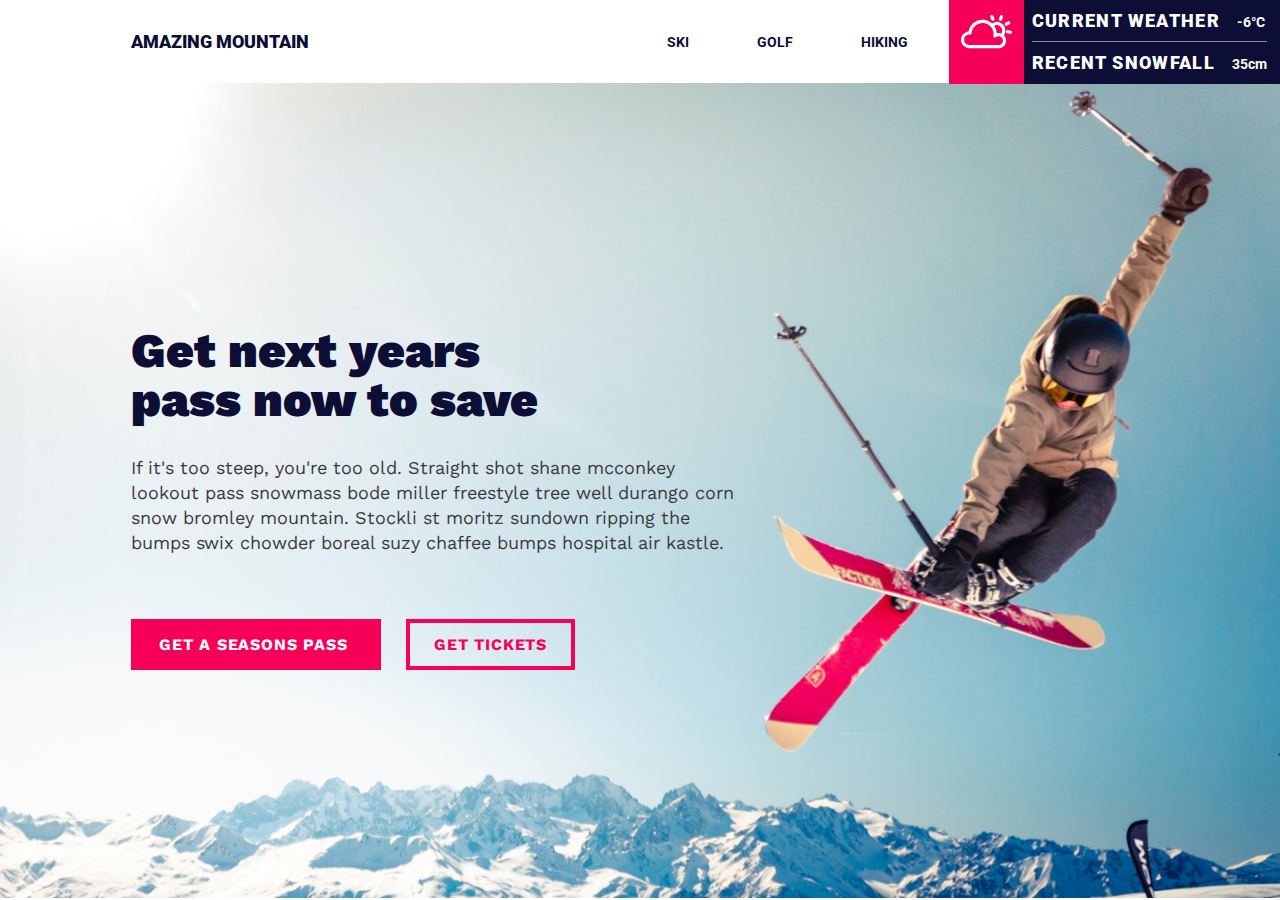
<file: amazing mountain/index.html>
<!DOCTYPE html>
<html lang="en">

<head>
    <meta charset="UTF-8">
    <meta http-equiv="X-UA-Compatible" content="IE=edge">
    <meta name="viewport" content="width=device-width, initial-scale=1.0">
    <link rel="stylesheet" href="css/style.css">
    <link href="https://fonts.googleapis.com/css2?family=Roboto:wght@700;900&family=Work+Sans:wght@400;700&display=swap"
        rel="stylesheet">
    <title>Amazing mountain</title>
</head>

<body>
    <!-- <h1 class="visually hidden">Body header</h1> -->
    <header class="header">
        <div class="container">
            <a class="header__logo" href="#">
                <p class="header__text">Amazing mountain</p>
            </a>
            <nav class="header__menu">
                <!-- <h2 class="visually hidden">nav heading</h2> -->
                <ul>
                    <li>
                        <a href="#">Ski</a>
                    </li>
                    <li>
                        <a href="#">Golf</a>
                    </li>
                    <li>
                        <a href="#">Hiking</a>
                    </li>
                    <li>
                        <a href="#">Contact</a>
                    </li>
                </ul>
            </nav>
            <div class="weather">
                <div class="weather__icon">
                    <i class="icon-cloud-sun"></i>
                </div>
                <ul class="weather__info">
                    <li class="current-weather">
                        <span>Current weather</span> <b>-6°C</b>
                    </li>
                    <li class="current-weather">
                        <span>Recent snowfall</span> <b>35cm</b>
                    </li>
                </ul>
            </div>
        </div>
    </header>
    <main>
        <section class="hero">
            <div class="container">
                <h3>Get next years pass now to save</h3>
                <p>If it's too steep, you're too old. Straight shot shane mcconkey lookout pass snowmass bode miller
                    freestyle tree well durango corn snow bromley mountain. Stockli st moritz sundown ripping the bumps
                    swix
                    chowder boreal suzy chaffee bumps hospital air kastle.
                </p>
                <div>
                    <a class="pass" href="#">
                        Get a seasons pass
                    </a>
                    <a class="ticket" href="#">
                        Get tickets
                    </a>
                </div>
            </div>
        </section>
    </main>
</body>

</html>
</file>
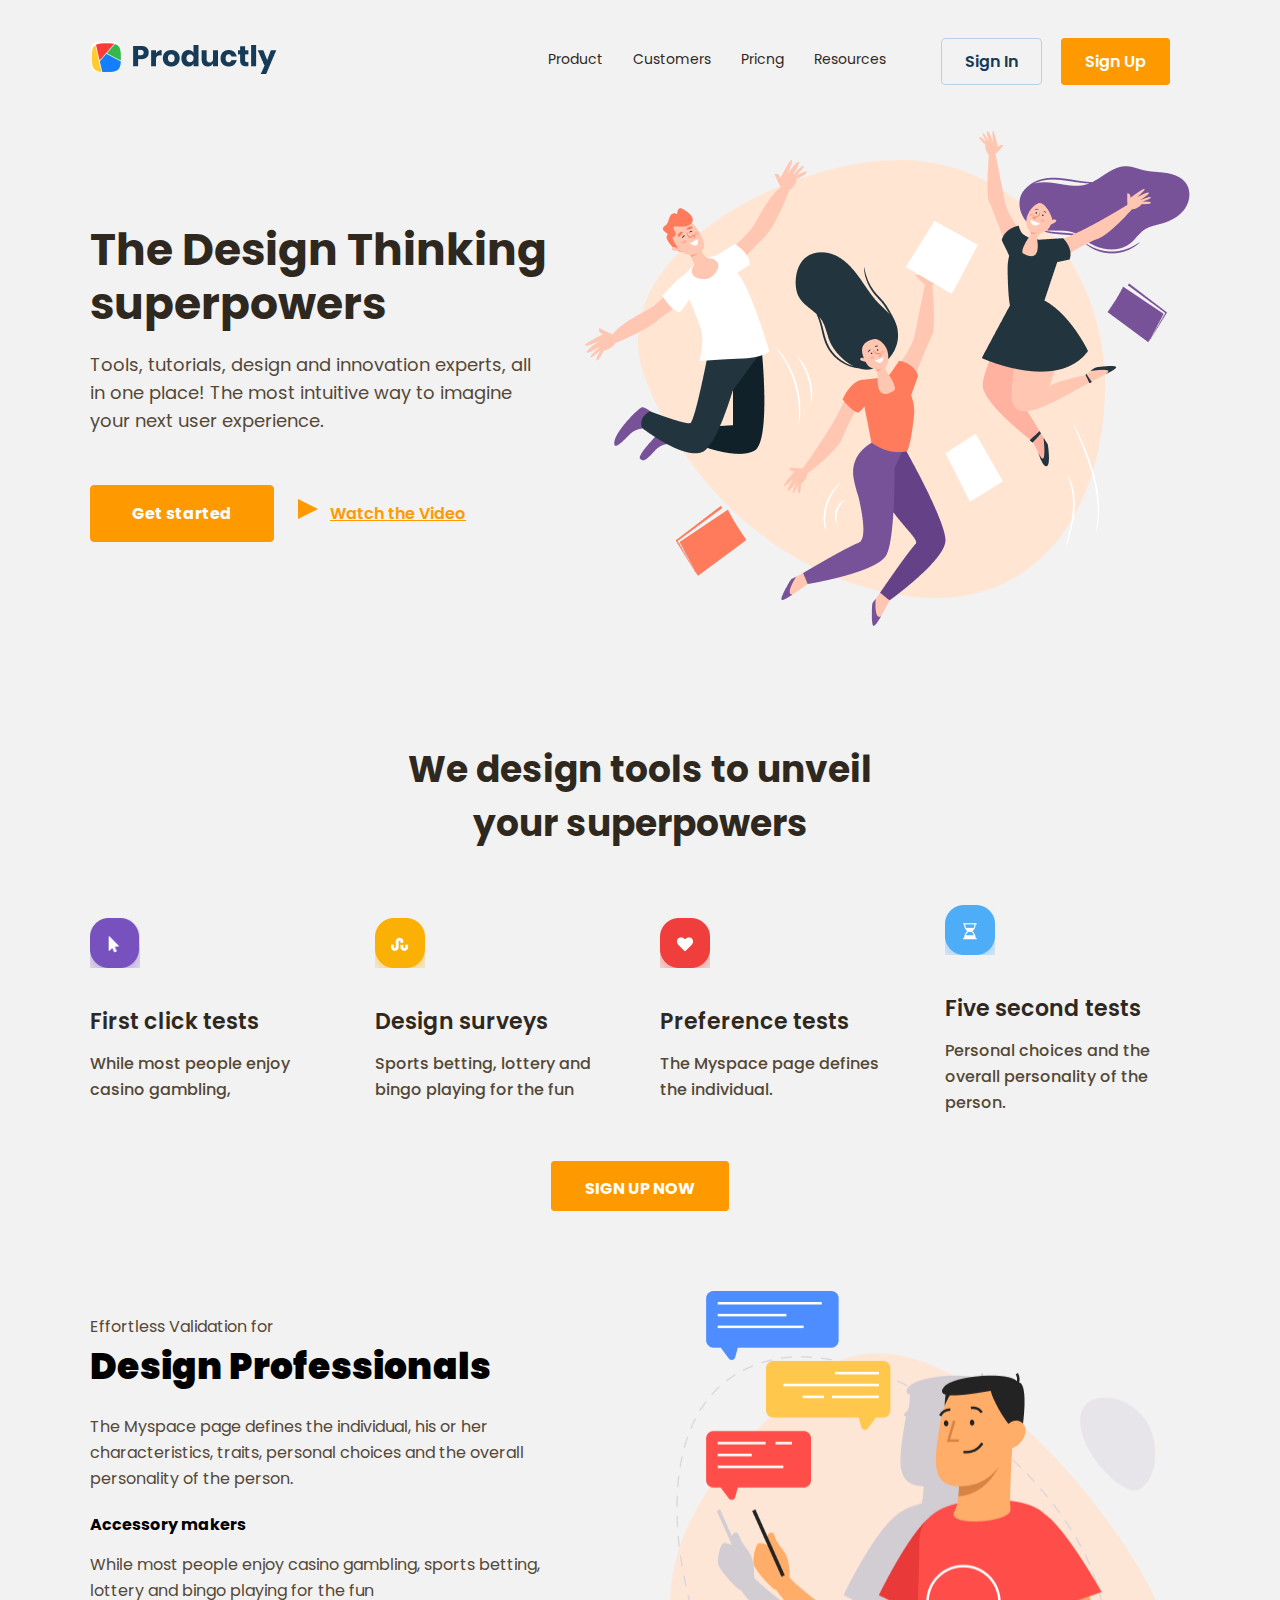
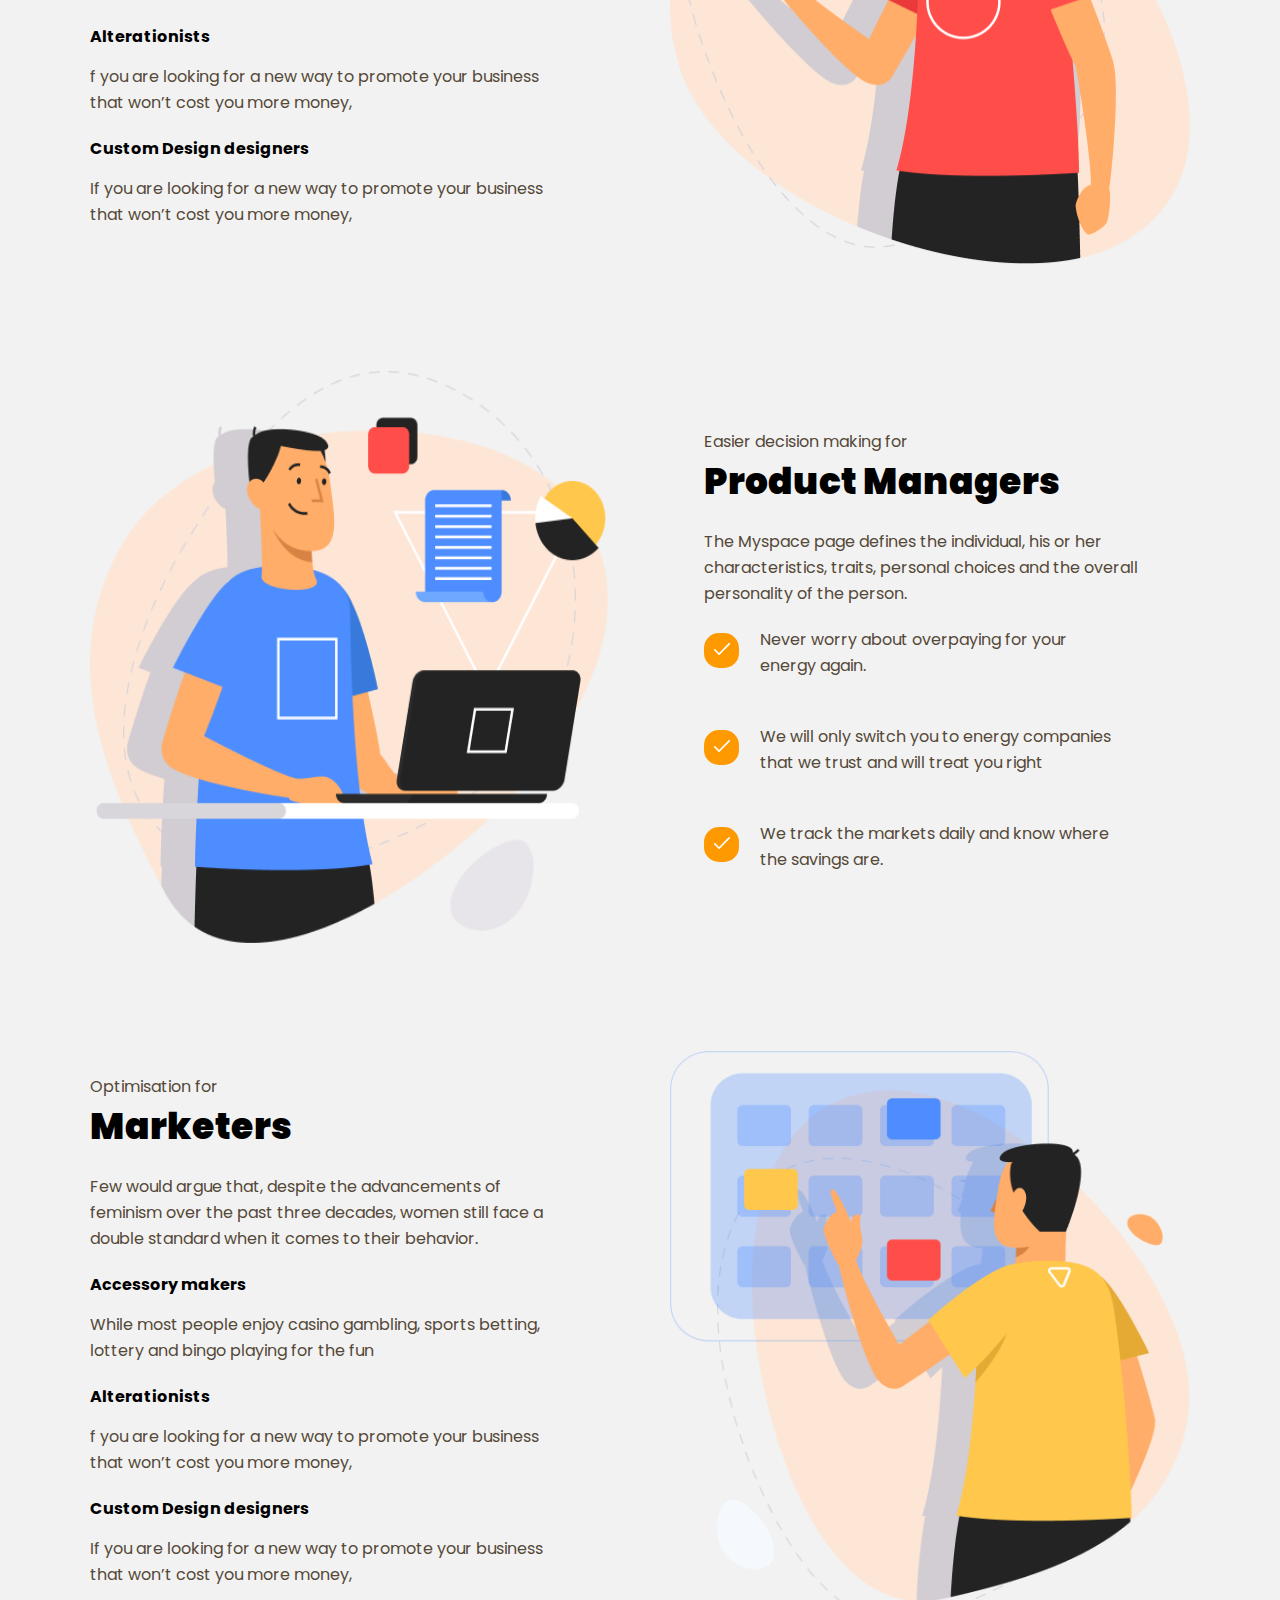
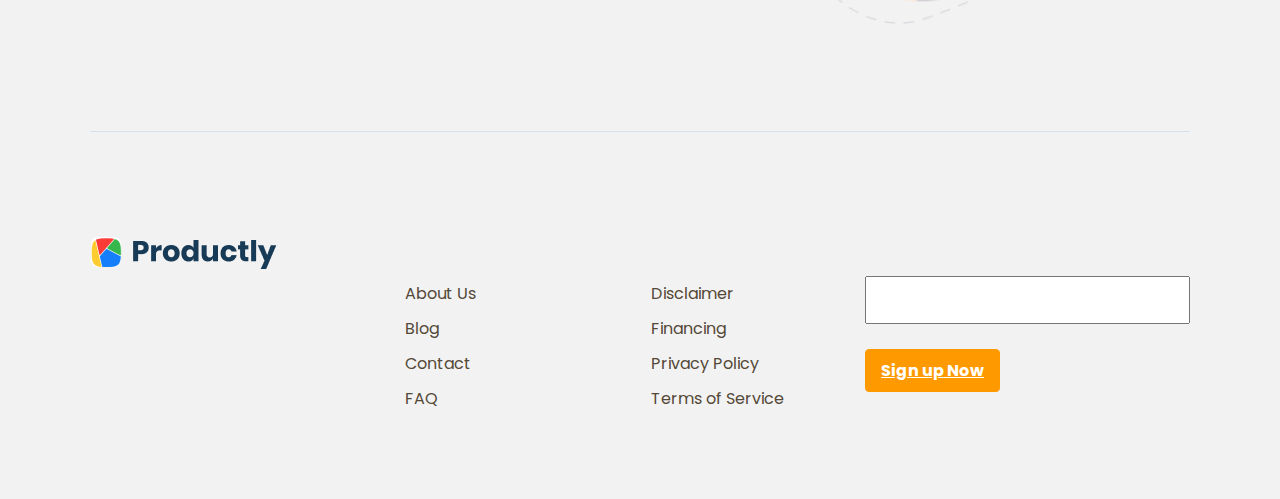
<file: productly/index.html>
<!DOCTYPE html>
<html lang="en">

<head>
    <meta charset="UTF-8">
    <meta http-equiv="X-UA-Compatible" content="IE=edge">
    <meta name="viewport" content="width=device-width, initial-scale=1.0">
    <link rel="stylesheet" href="css/style.css">
    <link
        href="https://fonts.googleapis.com/css2?family=Poppins:wght@400;500;600;700&family=Roboto:wght@700;900&family=Work+Sans:wght@400;700&display=swap"
        rel="stylesheet">
    <title>Productly</title>
</head>

<body>
    <header class="header">
        <div class="container">
            <a href="logo">
                <img src="img/Logo.png" alt="logo">
            </a>
            <nav class="navigation">
                <ul>
                    <li>
                        <a href="#">Product</a>
                    </li>
                    <li>
                        <a href="#">Customers</a>
                    </li>
                    <li>
                        <a href="#">Pricng</a>
                    </li>
                    <li>
                        <a href="#">Resources</a>
                    </li>
                </ul>
                <div class="sign">
                    <a class="sign-in" href="#">Sign In</a>
                    <a class="sign-up" href="#">Sign Up</a>
                </div>
            </nav>
        </div>
    </header>
    <main>
        <section class="hero">
            <div class="container">
                <div class="hero-text">
                    <h1>The Design Thinking superpowers</h1>
                    <div>
                        <p>Tools, tutorials, design and innovation experts, all in one place! The most intuitive way to
                            imagine your next user experience.</p>
                    </div>
                    <div class="hero-btn">
                        <a class="start" href="#"> Get started</a>
                        <a class="video" href="#">Watch the Video</a>
                    </div>
                </div>
                <div class="hero-illustration">
                    <img src="img/hero-bg.png" alt="hero-img">
                </div>
            </div>
        </section>
        <section class="tools">
            <div class="container">
                <h2 class="title">We design tools to unveil <br> your superpowers</h2>
                <ul>
                    <li>
                        <img src="img/arroe-icon.png" alt="arroe-icon">
                        <h3>First click tests</h3>
                        <p>While most people enjoy casino gambling,</p>
                    </li>
                    <li>
                        <img src="img/su-icon.png" alt="serveys-icon">
                        <h3>Design surveys</h3>
                        <p>Sports betting, lottery and bingo playing for the fun</p>
                    </li>
                    <li>
                        <img src="img/heart-icon.png" alt="heart-icon">
                        <h3>Preference tests</h3>
                        <p>The Myspace page defines the individual.</p>
                    </li>
                    <li>
                        <img src="img/watch-icon.png" alt="watch-icon">
                        <h3>Five second tests</h3>
                        <p>Personal choices and the overall personality of the person. </p>
                    </li>
                </ul>
                <div class="sign-now">
                    <a href="#">SIGN UP NOW</a>
                </div>
            </div>
        </section>
        <section class="block">
            <div class="container block__container">
                <div class="block__text">
                    <span>Effortless Validation for</span>
                    <h2 class="block__title">Design Professionals</h2>
                    <p>
                        The Myspace page defines the individual, his or her characteristics, traits, personal choices
                        and
                        the overall personality of the person.
                    </p>
                    <h4>Accessory makers</h4>
                    <p>
                        While most people enjoy casino gambling, sports betting, lottery and bingo playing for the fun
                    </p>
                    <h4>Alterationists</h4>
                    <p>
                        f you are looking for a new way to promote your business that won’t cost you more money,
                    </p>
                    <h4>Custom Design designers</h4>
                    <p>
                        If you are looking for a new way to promote your business that won’t cost you more money,
                    </p>
                </div>
                <div class="block__img">
                    <img src="img/designer.png" alt="designer image" width="520" height="573">
                </div>
            </div>
        </section>
        <section class="block">
            <div class="container block__container">
                <div class="block__img">
                    <img src="img/manager.png" alt="manager image" width="520" height="573">
                </div>
                <div class="block__text">
                    <span>Easier decision making for</span>
                    <h2 class="block__title">Product Managers</h2>
                    <p>
                        The Myspace page defines the individual, his or her characteristics, traits, personal choices
                        and the overall personality of the person.
                    </p>
                    <ul>
                        <li>
                            <span></span>
                            <p>Never worry about overpaying for your energy again.</p>
                        </li>
                        <li>
                            <span></span>
                            <p>We will only switch you to energy companies that we trust and will treat you right</p>
                        </li>
                        <li>
                            <span></span>
                            <p>We track the markets daily and know where the savings are.</p>
                        </li>
                    </ul>
                </div>
            </div>
        </section>
        <section class="block">
            <div class="container block__container">
                <div class="block__text">
                    <span>Optimisation for</span>
                    <h2 class="block__title">Marketers</h2>
                    <p>
                        Few would argue that, despite the advancements of feminism over the past three decades, women
                        still face a double standard when it comes to their behavior.
                    </p>
                    <h4>Accessory makers</h4>
                    <p>
                        While most people enjoy casino gambling, sports betting, lottery and bingo playing for the fun
                    </p>
                    <h4>Alterationists</h4>
                    <p>
                        f you are looking for a new way to promote your business that won’t cost you more money,
                    </p>
                    <h4>Custom Design designers</h4>
                    <p>
                        If you are looking for a new way to promote your business that won’t cost you more money,
                    </p>
                </div>
                <div class="block__img">
                    <img src="img/marketers.png" alt="marketers image" width="520" height="573">
                </div>
            </div>
        </section>
        <footer>
            <div class="wrapper">
                <div class="container">
                    <img class="logo" src="img/Logo.png" alt="logo">
                    <div class="footer-nav">
                        <div class="footer-nav-first">
                            <ul>
                                <li>
                                    <a href="#">About Us</a>
                                </li>
                                <li>
                                    <a href="#">Blog</a>
                                </li>
                                <li>
                                    <a href="#">Contact</a>
                                </li>
                                <li>
                                    <a href="#">FAQ</a>
                                </li>
                            </ul>
                        </div>
                        <div class="footer-nav-second">
                            <ul>
                                <li>
                                    <a href="#">Disclaimer</a>
                                </li>
                                <li>
                                    <a href="#">Financing</a>
                                </li>
                                <li>
                                    <a href="#">Privacy Policy</a>
                                </li>
                                <li>
                                    <a href="#">Terms of Service</a>
                                </li>
                            </ul>
                        </div>
                        <div class="form">
                            <label for="input-sign-up">
                                <input type="text" id="name" name="user_name">
                                <p>
                                    <a href="#">Sign up Now</a>
                                </p>
                            </label>
                        </div>
                    </div>
                </div>
            </div>
        </footer>
    </main>
</body>

</html>
</file>
<file: amazing mountain/css/style.css>
* {
  padding: 0;
  margin: 0;
  box-sizing: border-box;
}

body {
  font-family: "Work Sans", sans-serif;
}

.container {
  max-width: 1048px;
  padding: 0 15px;
  margin: 0 auto;
}

.header {
  position: relative;
  min-height: 83px;
  font-family: "Roboto", sans-serif;
  padding-top: 31px;
  padding-bottom: 31px;
  background-color: #fff;
}
.header .container {
  display: flex;
  justify-content: space-between;
  align-items: center;
}
.header .container .header__logo {
  font-weight: 900;
  font-size: 18px;
  text-transform: uppercase;
  font-family: "Roboto", sans-serif;
  text-decoration: none;
  color: #0C0E36;
}
.header .container .header__menu {
  padding-right: 109px;
}
.header .container .header__menu ul {
  display: flex;
  justify-content: flex-start;
  align-items: center;
  list-style: none;
}
.header .container .header__menu ul li:not(:last-child) {
  margin-right: 68px;
}
.header .container .header__menu ul li a {
  font-size: 14px;
  font-weight: 700;
  text-transform: uppercase;
  text-decoration: none;
  color: #0C0E36;
}

.weather {
  position: absolute;
  top: 0;
  right: 0;
  display: flex;
  max-height: 84px;
}
.weather .weather__icon {
  width: 75px;
  display: flex;
  background: #F70058;
  align-items: center;
  justify-content: center;
}
.weather .weather__icon .icon-cloud-sun {
  width: 51px;
  height: 54px;
  background-image: url("../img/weather.svg");
  background-repeat: no-repeat;
}
.weather .weather__info {
  display: flex;
  flex-direction: column;
  padding: 10px 13px 17px 8px;
  background: #0C0E36;
  color: #FFFFFFB2;
  list-style: none;
}
.weather .weather__info span {
  font-size: 18px;
  font-weight: 900;
  letter-spacing: 0.075em;
  text-transform: uppercase;
  color: white;
  margin-right: 13px;
}
.weather .weather__info b {
  font-size: 14px;
  font-weight: 700;
  color: #fff;
}
.weather .weather__info li:not(:last-child) {
  padding-bottom: 10px;
  border-bottom: 1px solid #8a8a9d;
  margin-bottom: 10px;
}

.hero {
  background-image: url("../img/sebastian-staines-xZIFEPtRsRI-unsplash 1.jpg");
  background-repeat: no-repeat;
  background-size: cover;
  background-position: center center;
  background-color: skyblue;
}
.hero .container {
  min-height: calc(100vh - 85px);
  display: flex;
  flex-direction: column;
  justify-content: center;
  align-items: flex-start;
}
.hero .container h3 {
  max-width: 470px;
  margin-bottom: 30px;
  font-family: "Work Sans", sans-serif;
  font-style: normal;
  font-weight: 900;
  font-size: 48px;
  line-height: 102.8%;
  color: #0C0E36;
}
.hero .container p {
  max-width: 610px;
  margin-bottom: 80px;
  font-family: "Work Sans", sans-serif;
  font-style: normal;
  font-weight: normal;
  font-size: 18px;
  line-height: 25px;
  color: #3A3A3A;
}
.hero .container a {
  font-family: Work Sans;
  font-style: normal;
  font-weight: bold;
  font-size: 16px;
  text-transform: uppercase;
  text-decoration: none;
  letter-spacing: 0.05em;
}
.hero .container a.pass {
  font-family: "Work Sans", sans-serif;
  color: #fff;
  border: 1px solid #F70058;
  padding: 15px 27px 15px 27px;
  background-color: #F70058;
  margin-right: 25px;
}
.hero .container a.ticket {
  font-family: "Work Sans", sans-serif;
  color: #F70058;
  border: 4px solid #F70058;
  padding: 12px 24px 12px 24px;
}

/*# sourceMappingURL=style.css.map */
</file>
<file: productly/css/style.css>
* {
  margin: 0;
  padding: 0;
  box-sizing: border-box;
  font-family: "Poppins", sans-serif;
}

body {
  background-color: #F2F2F2;
}

.container {
  max-width: 1130px;
  padding: 0 15px;
  margin: 0 auto;
}

.header {
  margin: 0 auto;
  padding-top: 42px;
}
.header .container {
  display: flex;
  justify-content: space-between;
  align-items: center;
}
.header .container .navigation {
  display: flex;
  justify-content: space-between;
}
.header .container .navigation ul {
  display: flex;
  flex-direction: row;
  justify-content: space-between;
}
.header .container .navigation ul li {
  list-style: none;
  font-family: "Poppins", sans-serif;
  font-style: normal;
  font-weight: normal;
  font-size: 14px;
}
.header .container .navigation ul li a {
  text-decoration: none;
  font-family: "Poppins", sans-serif;
  font-style: normal;
  font-weight: normal;
  font-size: 14px;
  color: #2F281E;
}
.header .container .navigation ul li:not(:last-child) {
  margin-right: 30px;
}
.header .container .navigation .sign {
  margin-left: 55px;
}
.header .container .navigation .sign a {
  font-family: "Poppins", sans-serif;
  font-style: normal;
  font-weight: 600;
  font-size: 16px;
  text-decoration: none;
  padding: 11px 23px 11px 23px;
  border-radius: 4px;
}
.header .container .navigation .sign .sign-in {
  border: 1px solid #BCD0E5;
  color: #173A56;
  margin-right: 15px;
}
.header .container .navigation .sign .sign-up {
  border: 1px solid #FF9900;
  background-color: #FF9900;
  color: #fff;
  margin-right: 20px;
}

main .hero {
  margin-top: 50px;
}
main .hero .container {
  display: flex;
  justify-content: space-between;
  align-items: center;
}
main .hero .container .hero-text {
  display: flex;
  flex-direction: column;
  justify-content: center;
  align-items: flex-start;
}
main .hero .container .hero-text h1 {
  font-family: "Poppins", sans-serif;
  font-style: normal;
  font-weight: bold;
  font-size: 44px;
  line-height: 54px;
  color: #2F281E;
  margin-bottom: 20px;
}
main .hero .container .hero-text p {
  max-width: 450px;
  font-family: "Poppins", sans-serif;
  font-style: normal;
  font-weight: normal;
  font-size: 18px;
  line-height: 28px;
  color: #544837;
}
main .hero .container .hero-text .hero-btn .start {
  display: inline-block;
  font-family: "Poppins", sans-serif;
  font-style: normal;
  text-decoration: none;
  font-weight: bold;
  font-size: 16px;
  color: #FFFFFF;
  border: 1px solid #FF9900;
  border-radius: 4px;
  background-color: #FF9900;
  padding: 15px 41px;
  margin-right: 20px;
  margin-top: 50px;
}
main .hero .container .hero-text .hero-btn .video {
  font-family: "Poppins", sans-serif;
  font-style: normal;
  font-weight: 600;
  font-size: 16px;
  color: #FF9900;
}
main .hero .container .hero-text .hero-btn .video::before {
  display: inline-block;
  text-align: center;
  margin-right: 12px;
  content: "";
  width: 0;
  height: 0;
  border-top: 10px solid transparent;
  border-left: 20px solid #FF9900;
  border-bottom: 10px solid transparent;
}
main .tools .container .title {
  padding-top: 110px;
  margin-bottom: 54px;
  font-family: "Poppins", sans-serif;
  font-style: normal;
  font-weight: bold;
  font-size: 36px;
  line-height: 54px;
  text-align: center;
  color: #2F281E;
}
main .tools .container ul {
  display: flex;
  justify-content: space-between;
  align-items: center;
}
main .tools .container ul li {
  list-style: none;
}
main .tools .container ul li:not(:last-child) {
  margin-right: 45px;
}
main .tools .container ul li img {
  width: 50px;
  height: 50px;
  margin-bottom: 30px;
}
main .tools .container ul li h3 {
  font-family: "Poppins", sans-serif;
  font-style: normal;
  font-weight: 600;
  font-size: 22px;
  line-height: 33px;
  color: #2F281E;
  margin-bottom: 13px;
}
main .tools .container ul li p {
  font-family: "Poppins", sans-serif;
  font-style: normal;
  font-weight: 500;
  font-size: 16px;
  line-height: 26px;
  color: #544837;
  min-width: 240px;
  margin-bottom: 60px;
}
main .tools .container .sign-now {
  text-align: center;
  margin-bottom: 90px;
}
main .tools .container .sign-now a {
  text-decoration: none;
  width: 175px;
  height: 53px;
  border: 1px solid #FF9900;
  border-radius: 4px;
  background: #FF9900;
  padding: 15px 33px 10px;
  color: #fff;
  font-family: Poppins;
  font-style: normal;
  font-weight: bold;
  font-size: 16px;
}
main .block {
  margin-bottom: 100px;
}
main .block .block__container {
  display: flex;
  flex-direction: row;
  justify-content: space-between;
  align-items: center;
}
main .block .block__container .block__text {
  max-width: 486px;
}
main .block .block__container .block__text span {
  color: #544837;
  font-style: 500;
  font-size: 16px;
}
main .block .block__container .block__text .block__title {
  font-weight: 900;
  font-size: 36px;
}
main .block .block__container .block__text p {
  color: #544837;
  font-style: 500;
  font-size: 16px;
  line-height: 26px;
  margin-bottom: 20px;
}
main .block .block__container .block__text h2 {
  margin-bottom: 20px;
}
main .block .block__container .block__text h4 {
  font-style: 900;
  font-size: 16px;
  margin-bottom: 15px;
}
main .block .block__container .block__text ul {
  list-style: none;
  color: #544837;
  font-style: 500;
  font-size: 16px;
  line-height: 26px;
  max-width: 420px;
}
main .block .block__container .block__text ul li {
  display: flex;
  align-items: flex-start;
}
main .block .block__container .block__text ul li > p {
  margin-left: 40px;
}
main .block .block__container .block__text ul li::before {
  position: relative;
  content: url(../img/path.svg);
  top: 10px;
  left: 10px;
}
main .block .block__container .block__text ul li:not(:last-child) {
  margin-bottom: 25px;
}
main .block .block__container .block__text ul li span {
  margin-right: 20px;
  position: absolute;
  z-index: -1;
}
main .block .block__container .block__text ul li span::before {
  display: inline-block;
  content: "";
  width: 35px;
  height: 35px;
  border: 1px solid FF9900;
  background: #FF9900;
  border-radius: 15px;
  margin-right: 18px;
  margin-top: 6px;
}
main footer {
  padding-bottom: 83px;
}
main footer .container::before {
  content: "";
  height: 1px;
  display: block;
  background-color: #BCD0E57F;
}
main footer .container .footer-nav {
  display: flex;
  justify-content: flex-end;
}
main footer .container .footer-nav .footer-nav-first {
  margin-right: 175px;
}
main footer .container .footer-nav .form {
  margin-left: 81px;
}
main footer .container .footer-nav .form input {
  width: 325px;
  height: 48px;
}
main footer .container .footer-nav .form a {
  display: inline-block;
  border: 1px solid #FF9900;
  border-radius: 4px;
  background: #FF9900;
  padding: 8px 15px;
  color: #fff;
  font-family: Poppins;
  font-style: normal;
  font-weight: bold;
  font-size: 16px;
  margin-top: 25px;
}
main footer .logo {
  padding-top: 105px;
}
main footer li {
  list-style: none;
}
main footer li a {
  text-decoration: none;
  font-family: "Poppins", sans-serif;
  font-style: normal;
  font-weight: normal;
  font-size: 16px;
  line-height: 35px;
  color: #544837;
}

/*# sourceMappingURL=style.css.map */
</file>
